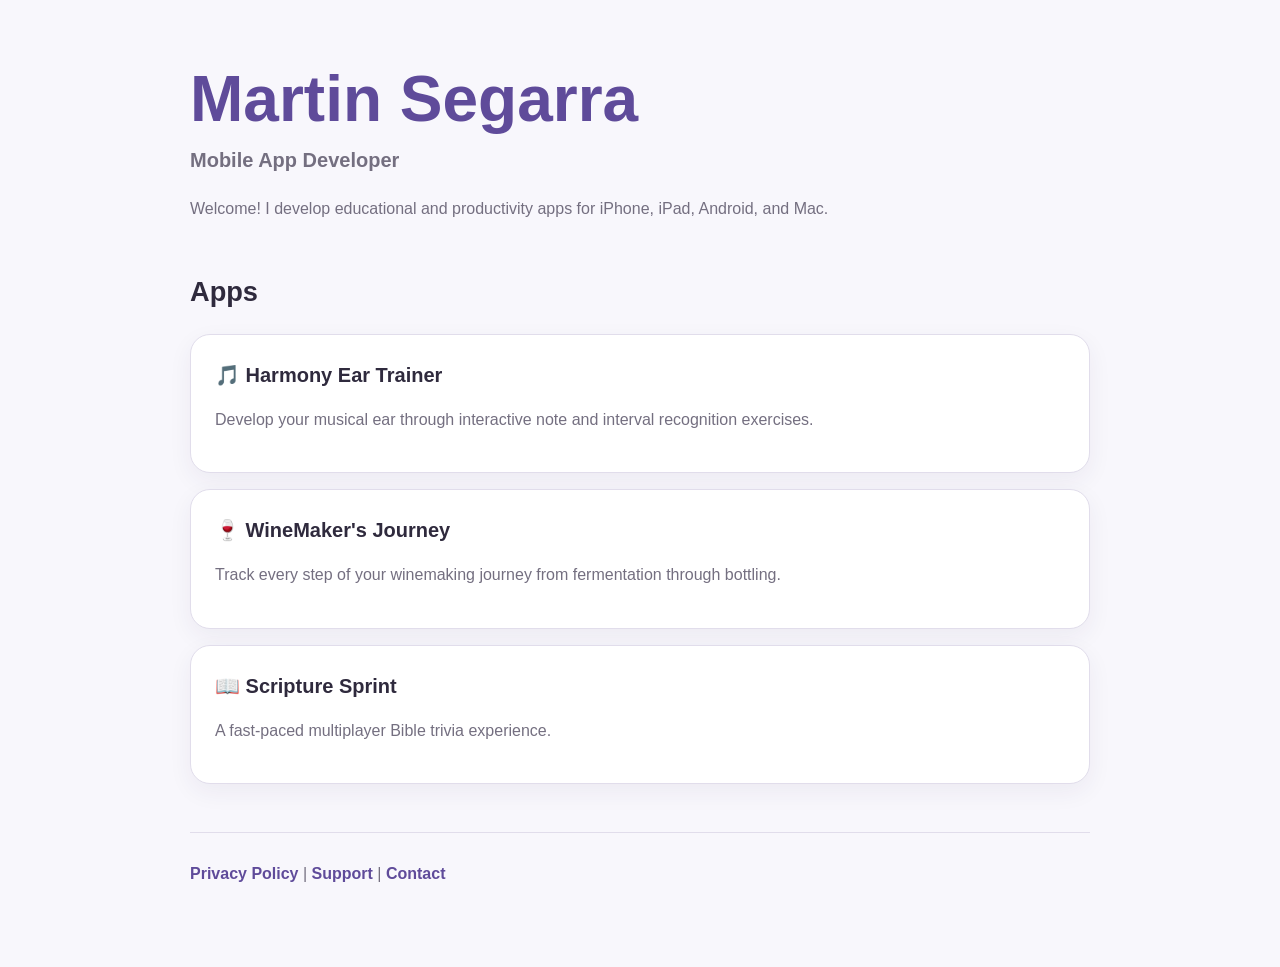
<file: index.html>
<!DOCTYPE html>
<html lang="en">
<head>
    <meta charset="UTF-8">
    <meta name="viewport" content="width=device-width, initial-scale=1.0">
    <title>Martin Segarra - Mobile App Developer</title>
    <link rel="stylesheet" href="styles.css">
</head>

<body>

<div class="container">

    <h1>Martin Segarra</h1>

    <p class="subtitle">
        Mobile App Developer
    </p>

    <p>
        Welcome! I develop educational and productivity apps for iPhone,
        iPad, Android, and Mac.
    </p>

    <h2>Apps</h2>

    <div class="app-card">
        <h3>🎵 Harmony Ear Trainer</h3>

        <p>
            Develop your musical ear through interactive note and interval
            recognition exercises.
        </p>
    </div>

    <div class="app-card">
        <h3>🍷 WineMaker's Journey</h3>

        <p>
            Track every step of your winemaking journey from fermentation
            through bottling.
        </p>
    </div>

    <div class="app-card">
        <h3>📖 Scripture Sprint</h3>

        <p>
            A fast-paced multiplayer Bible trivia experience.
        </p>
    </div>

    <hr>

    <p>

        <a href="privacy.html">Privacy Policy</a>

        |

        <a href="support.html">Support</a>

        |

        <a href="contact.html">Contact</a>

    </p>

</div>

</body>
</html>
</file>
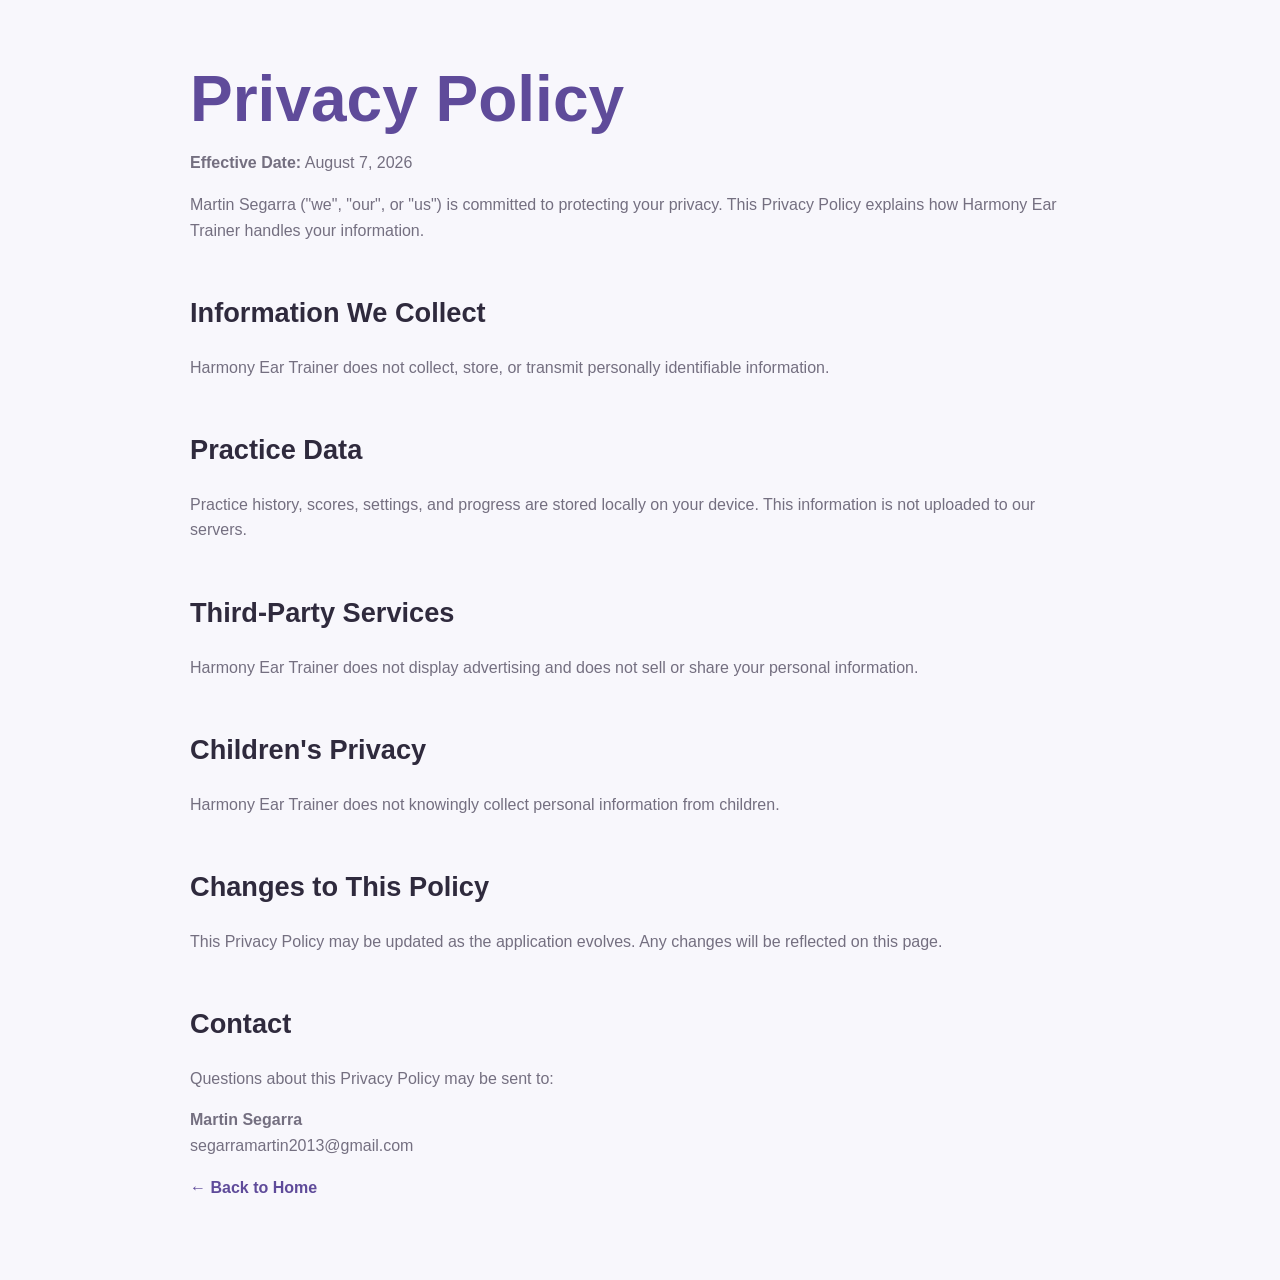
<file: privacy.html>
<!DOCTYPE html>
<html lang="en">
<head>
<meta charset="UTF-8">
<meta name="viewport" content="width=device-width, initial-scale=1.0">
<title>Privacy Policy</title>
<link rel="stylesheet" href="styles.css">
</head>

<body>

<div class="container">

<h1>Privacy Policy</h1>

<p><strong>Effective Date:</strong> August 7, 2026</p>

<p>
Martin Segarra ("we", "our", or "us") is committed to protecting your privacy.
This Privacy Policy explains how Harmony Ear Trainer handles your information.
</p>

<h2>Information We Collect</h2>

<p>
Harmony Ear Trainer does not collect, store, or transmit personally identifiable information.
</p>

<h2>Practice Data</h2>

<p>
Practice history, scores, settings, and progress are stored locally on your device.
This information is not uploaded to our servers.
</p>

<h2>Third-Party Services</h2>

<p>
Harmony Ear Trainer does not display advertising and does not sell or share your personal information.
</p>

<h2>Children's Privacy</h2>

<p>
Harmony Ear Trainer does not knowingly collect personal information from children.
</p>

<h2>Changes to This Policy</h2>

<p>
This Privacy Policy may be updated as the application evolves. Any changes will be reflected on this page.
</p>

<h2>Contact</h2>

<p>
Questions about this Privacy Policy may be sent to:
</p>

<p>
<strong>Martin Segarra</strong><br>
segarramartin2013@gmail.com
</p>

<p>
<a href="index.html">← Back to Home</a>
</p>

</div>

</body>
</html>
</file>
<file: styles.css>
:root {
  --primary: #5f4b9a;
  --primary-light: #7a8fd0;
  --background: #f8f7fc;
  --card: #ffffff;
  --text-primary: #2f2a3d;
  --text-secondary: #746f80;
  --border: #e1ddeb;
}

* {
  box-sizing: border-box;
}

body {
  margin: 0;
  font-family: -apple-system, BlinkMacSystemFont, "Segoe UI", Roboto,
    Helvetica, Arial, sans-serif;
  background: var(--background);
  color: var(--text-primary);
  line-height: 1.6;
}

.container {
  width: min(900px, calc(100% - 40px));
  margin: 0 auto;
  padding: 64px 0;
}

h1 {
  margin: 0;
  font-size: clamp(2.4rem, 7vw, 4rem);
  line-height: 1.1;
  color: var(--primary);
}

.subtitle {
  margin-top: 10px;
  font-size: 1.25rem;
  font-weight: 600;
  color: var(--text-secondary);
}

h2 {
  margin-top: 48px;
  margin-bottom: 20px;
  font-size: 1.7rem;
}

h3 {
  margin-top: 0;
  margin-bottom: 8px;
  font-size: 1.25rem;
}

p {
  color: var(--text-secondary);
}

.app-card {
  margin: 16px 0;
  padding: 24px;
  background: var(--card);
  border: 1px solid var(--border);
  border-radius: 20px;
  box-shadow: 0 8px 24px rgba(50, 40, 80, 0.06);
}

hr {
  margin: 48px 0 28px;
  border: 0;
  border-top: 1px solid var(--border);
}

a {
  color: var(--primary);
  font-weight: 600;
  text-decoration: none;
}

a:hover {
  text-decoration: underline;
}

@media (max-width: 600px) {
  .container {
    width: min(100% - 28px, 900px);
    padding: 40px 0;
  }

  .app-card {
    padding: 20px;
  }
}
</file>
